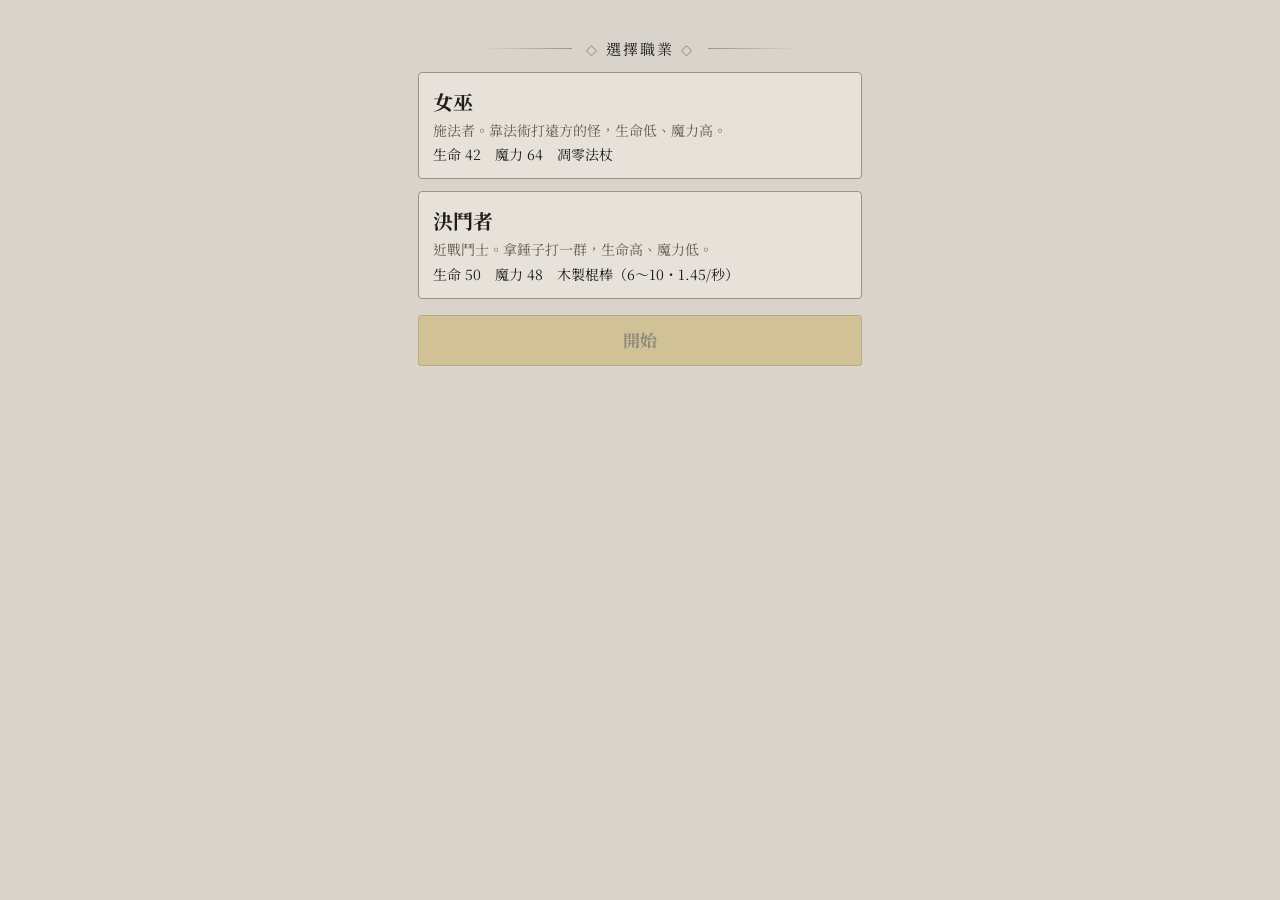
<file: index.html>
<!DOCTYPE html>
<html lang="zh-Hant">
<head>
<meta charset="utf-8">
<meta name="viewport" content="width=device-width, initial-scale=1, viewport-fit=cover">
<title>POEEE</title>
<link rel="preconnect" href="https://fonts.googleapis.com">
<link rel="preconnect" href="https://fonts.gstatic.com" crossorigin>
<link href="https://fonts.googleapis.com/css2?family=Noto+Serif+TC:wght@500;700;900&display=swap" rel="stylesheet">
<link rel="stylesheet" href="style.css">
<script src="src/errors.js"></script>
</head>
<body>
<div class="app select" id="selectScreen" hidden>
  <div class="title"><span>選擇職業</span></div>
  <div id="classList"></div>
  <button class="btn gold startBtn" id="startBtn" disabled>開始</button>
</div>

<div class="app game" id="game" hidden>
  <div class="top">
    <span class="name" id="heroName"></span>
    <span class="res num"><span>經驗:<b id="exp">0</b></span><span>金幣:<b id="gold">0</b></span><span>鑽石:<b id="diamond">0</b></span></span>
    <button class="rect" disabled>設置</button>
  </div>

  <!-- 戰場：2D 俯視，佔掉剩下的高度；點戰場＝下一群怪提早出現 -->
  <div class="arena" id="battle">
    <canvas id="arenaCanvas" aria-label="戰場"></canvas>
    <div class="heroTag" id="heroTag">
      <div class="nm m"><span id="heroTitle"></span> <small class="lvTag">Lv<span id="lv"></span></small></div>
      <div class="hpb"><i id="heroHp"></i><span id="heroHpText" class="num"></span></div>
      <div class="hpb mpb"><i id="heroMp"></i><span id="heroMpText" class="num"></span></div>
    </div>
    <div class="feed" id="feed"></div>
    <div class="deathScreen" id="deathScreen" hidden>
      <p class="dTitle">你倒下了</p>
      <p class="hint">沒有復活道具了。怪物有機率掉復活道具。</p>
      <button class="btn gold" id="reviveBtn">復活（免費）</button>
    </div>
    <div class="skillbar" id="skillbar"></div>
    <div class="ctrl">
      <div class="items num"><span>藥水 <b id="potions"></b></span><span>復活 <b id="revives"></b></span><span>場上 <b id="monCount">0</b></span></div>
      <button class="btn gold soon" id="atlasBtn" aria-disabled="true">輿圖</button>
    </div>
  </div>

  <!-- 一排 8 顆按鈕 -->
  <nav class="nav" id="nav">
    <button class="round" id="bagBtn">背包</button>
    <button class="round" id="treeBtn" disabled>天賦</button>
    <button class="round" id="autoBtn" disabled>自動</button>
    <button class="round" id="shopBtn" disabled>商店</button>
    <button class="round" id="charBtn">角色</button>
    <button class="round" id="equipBtn">裝備</button>
    <button class="round" id="logBtn" disabled>戰鬥</button>
    <button class="round" id="questBtn" disabled>任務</button>
  </nav>
</div>

<!-- 「背包」頁（src/bagPanel.js） -->
<div class="sheet" id="bagSheet" hidden>
  <div class="box">
    <h3>背包 <small class="hint">共 <span id="bagCount">0</span> 件</small></h3>
    <p class="hint">點一件看詞綴（灰色是底材內建、藍色是擲出來的）。穿上（#5）還沒做；重新整理會清空。</p>
    <div id="bagList"></div>
    <div class="acts"><button class="btn line" data-close>關閉</button></div>
  </div>
</div>

<!-- 「角色」頁 -->
<div class="sheet" id="charSheet" hidden>
  <div class="box">
    <h3>角色屬性</h3>
    <div class="stats num" id="stats"></div>
    <h3 class="sub">技能與輔助寶石</h3>
    <p class="hint">點插槽選輔助寶石。同一招不能插兩顆一樣（或同類別）的；不同技能可以各插一顆一樣的。</p>
    <div id="skillPanel"></div>
    <p class="hint" id="socketHint" role="status"></p>
    <div class="acts"><button class="btn line" data-close>關閉</button></div>
  </div>
</div>

<!-- 「裝備」頁 -->
<div class="sheet" id="equipSheet" hidden>
  <div class="box">
    <h3>裝備配置</h3>
    <div class="doll" id="doll"></div>
    <p class="hint">裝備是第 2 階段的事，現在 10 格都是空的。</p>
    <div class="acts"><button class="btn line" data-close>關閉</button></div>
  </div>
</div>

<!-- 「自動」頁面（src/autoPanel.js） -->
<div class="sheet" id="autoSheet" hidden>
  <div class="box">
    <h3>自動規則</h3>
    <label class="autoRow">生命低於 <input id="potPct" type="text" inputmode="numeric" maxlength="2" autocomplete="off"> % 自動喝藥水</label>
    <p class="hint" id="potHint"></p>
    <h3 class="sub">技能</h3>
    <p class="hint">打勾＝自動放；照列出的順序，前面的先放。魔力高於幾 % 才放（0＝魔力夠就放）。</p>
    <div id="skillRules"></div>
    <p class="hint" id="skillRuleHint" role="status"></p>
    <p class="hint">還沒有存檔功能，重新整理會回到預設值。</p>
    <div class="acts"><button class="btn line" id="autoClose">關閉</button></div>
  </div>
</div>

<!-- 資料先載入，程式再載入：調數值只改 data/。程式一個系統一個檔案，放 src/ -->
<script src="data/classes.js"></script>
<script src="data/character.js"></script>
<script src="data/items.js"></script>
<script src="data/loot.js"></script>
<script src="data/affixes.js"></script>
<script src="data/monsters.js"></script>
<script src="data/rules.js"></script>
<script src="data/skills.js"></script>
<script src="data/supports.js"></script>
<script src="data/skillPlay.js"></script>
<script src="data/supportPlay.js"></script>
<script src="src/stats.js"></script>
<script src="src/state.js"></script>
<script src="src/render.js"></script>
<script src="src/select.js"></script>
<script src="src/world.js"></script>
<script src="src/spawn.js"></script>
<script src="src/movement.js"></script>
<script src="src/combat.js"></script>
<script src="src/skills.js"></script>
<script src="src/effects.js"></script>
<script src="src/sockets.js"></script>
<script src="src/progress.js"></script>
<script src="src/revive.js"></script>
<script src="src/affixes.js"></script>
<script src="src/loot.js"></script>
<script src="src/bagPanel.js"></script>
<script src="src/testMode.js"></script>
<script src="src/tap.js"></script>
<script src="src/mana.js"></script>
<script src="src/autoRules.js"></script>
<script src="src/autoPanel.js"></script>
<script src="src/skillRulesPanel.js"></script>
<script src="src/sheets.js"></script>
<script src="src/socketPanel.js"></script>
<script src="src/arenaView.js"></script>
<script src="src/main.js"></script>
</body>
</html>
</file>
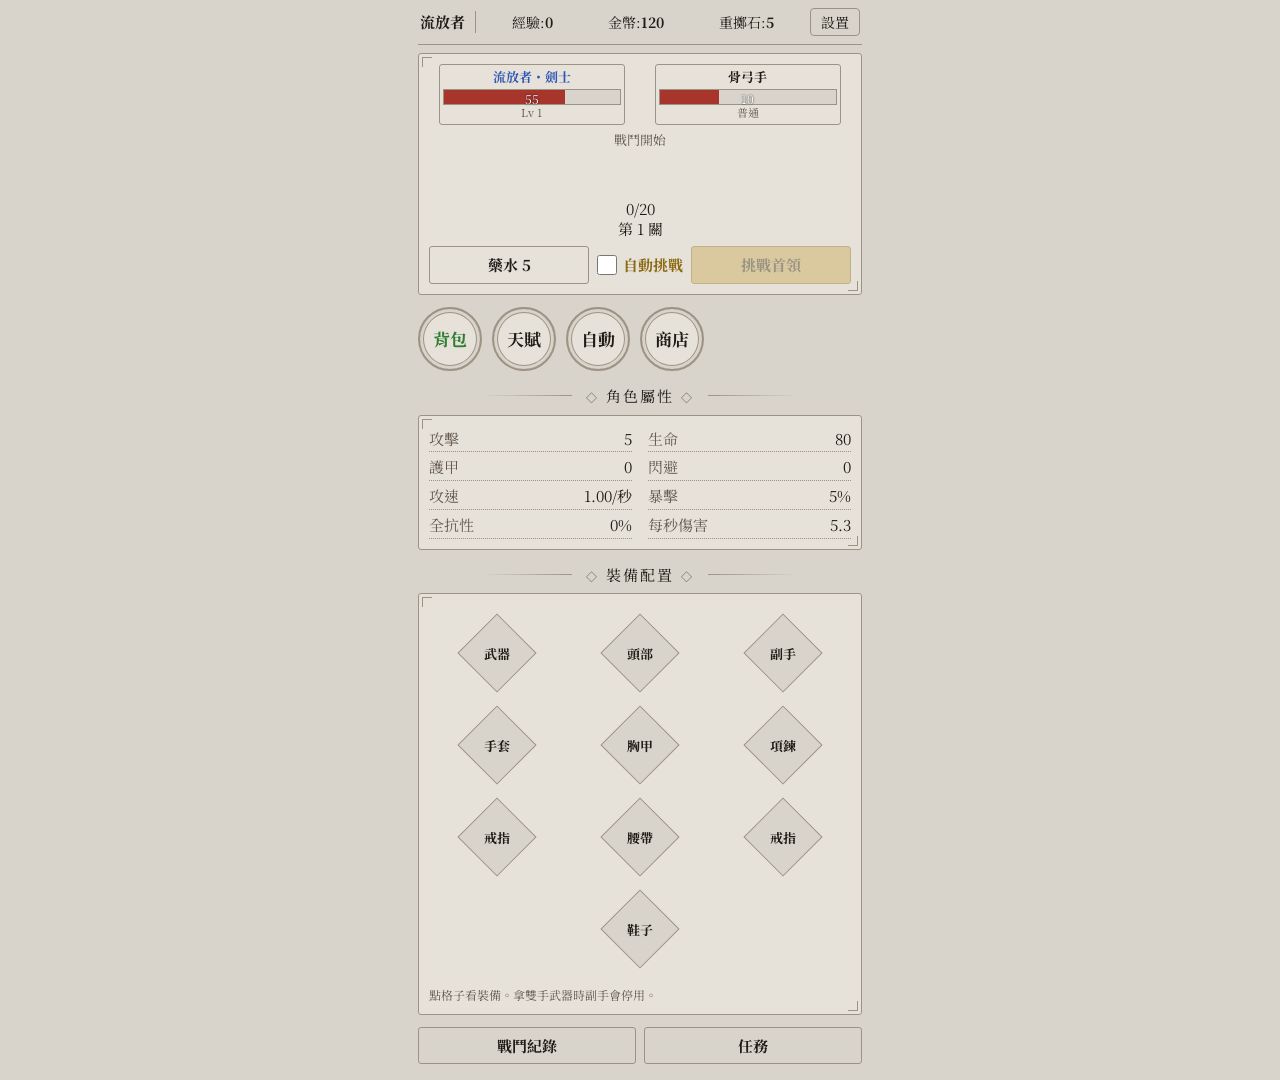
<file: ui_10051618.html>
<!DOCTYPE html>
<html lang="zh-Hant">
<head>
<meta charset="utf-8">
<meta name="viewport" content="width=device-width, initial-scale=1, viewport-fit=cover">
<title>放置 ARPG 介面樣板 10051618</title>
<link rel="preconnect" href="https://fonts.googleapis.com">
<link rel="preconnect" href="https://fonts.gstatic.com" crossorigin>
<link href="https://fonts.googleapis.com/css2?family=Noto+Serif+TC:wght@500;700;900&display=swap" rel="stylesheet">
<style>
:root{
  --bg:#D8D4CB; --panel:#E6E2DA; --line:#9C9384; --ink:#211C17; --soft:#645A4E;
  --btn:#CFC9BE; --btnInk:#211C17; --gold:#8C6A12; --goldBg:#C9A548;
  --life:#A8352C; --exp:#8C6A12;
  --n:#4F483F; --m:#2F55B5; --r:#8C6A00; --u:#A0501C; --ok:#2E7D32;
}
@media (prefers-color-scheme: dark){
  :root:not([data-theme="light"]){
    --bg:#16181B; --panel:#1F2226; --line:#55575B; --ink:#E7E3DA; --soft:#9A968D;
    --btn:#DCDAD5; --btnInk:#1A1A1A; --gold:#E2C26A; --goldBg:#B8963E;
    --life:#C23A30; --exp:#C9A04A;
    --n:#D9D5CC; --m:#8FA8F2; --r:#EBCB5C; --u:#E0925A; --ok:#5BD15F;
  }
}
:root[data-theme="dark"]{
  --bg:#16181B; --panel:#1F2226; --line:#55575B; --ink:#E7E3DA; --soft:#9A968D;
  --btn:#DCDAD5; --btnInk:#1A1A1A; --gold:#E2C26A; --goldBg:#B8963E;
  --life:#C23A30; --exp:#C9A04A;
  --n:#D9D5CC; --m:#8FA8F2; --r:#EBCB5C; --u:#E0925A; --ok:#5BD15F;
}
:root{box-sizing:border-box;padding-top:env(safe-area-inset-top,0px);padding-bottom:env(safe-area-inset-bottom,0px)}
html{scroll-padding-top:env(safe-area-inset-top,0px);height:100%}
*,*::before,*::after{box-sizing:inherit;margin:0;padding:0}
body{background:var(--bg);color:var(--ink);font-family:"Noto Serif TC","Songti TC","PMingLiU",serif;font-size:15px;line-height:1.45;height:100%}
button{font:inherit;color:inherit;cursor:pointer;background:none;border:0}
button:focus-visible,input:focus-visible{outline:2px solid var(--gold);outline-offset:2px}
.app{max-width:460px;margin:0 auto;padding:0 8px 16px}
.n{color:var(--n)} .m{color:var(--m)} .r{color:var(--r)} .u{color:var(--u)}
.num{font-variant-numeric:tabular-nums}

/* 頂部資源列 */
.top{display:grid;grid-template-columns:auto 1fr auto;align-items:center;border-bottom:1px solid var(--line);padding:8px 2px;position:sticky;top:env(safe-area-inset-top,0px);background:var(--bg);z-index:5;gap:8px}
.top .name{padding-right:10px;border-right:1px solid var(--line);font-weight:700}
.top .res{display:flex;justify-content:space-around;font-size:14px}
.rect{border:1px solid var(--line);border-radius:4px;padding:3px 10px;font-size:14px}

/* 面板 */
.panel{border:1px solid var(--line);border-radius:3px;margin-top:8px;padding:10px;position:relative;background:var(--panel)}
.panel::before,.panel::after{content:"";position:absolute;width:10px;height:10px;border:1px solid var(--line)}
.panel::before{top:3px;left:3px;border-right:0;border-bottom:0}
.panel::after{bottom:3px;right:3px;border-left:0;border-top:0}
.title{display:flex;align-items:center;gap:8px;justify-content:center;margin:14px 0 2px;font-size:15px;letter-spacing:.15em}
.title::before,.title::after{content:"";flex:0 1 90px;height:1px;background:linear-gradient(90deg,transparent,var(--line))}
.title::after{background:linear-gradient(270deg,transparent,var(--line))}
.title span::before,.title span::after{content:"◇";color:var(--soft);font-size:11px;margin:0 6px}

/* 戰鬥區 */
.units{display:flex;justify-content:space-around;gap:10px}
.unit{width:44%;border:1px solid var(--line);border-radius:3px;padding:3px;text-align:center;font-size:13px}
.unit .nm{font-weight:700}
.hpb{position:relative;height:16px;background:var(--bg);border:1px solid var(--line);margin-top:2px}
.hpb i{position:absolute;inset:0 auto 0 0;background:var(--life);transition:width .2s}
.hpb span{position:relative;font-size:12px;line-height:14px;color:#fff;text-shadow:0 0 2px #000}
.unit small{display:block;font-size:11px;color:var(--soft)}
.feed{height:62px;overflow:hidden;text-align:center;font-size:13px;margin:6px 0;color:var(--soft)}
.feed p{animation:in .4s}
@keyframes in{from{opacity:0;transform:translateY(6px)}}
@media (prefers-reduced-motion:reduce){.feed p{animation:none}}
.stagec{text-align:center;font-size:15px;line-height:1.3}
.ctrl{display:grid;grid-template-columns:1fr auto 1fr;gap:8px;align-items:center;margin-top:8px}
.btn{background:var(--btn);color:var(--btnInk);border-radius:3px;padding:7px 10px;font-weight:700;text-align:center}
.btn.gold{background:var(--goldBg);color:#2a1e05;border:1px solid var(--gold)}
.btn.line{background:transparent;color:var(--ink);border:1px solid var(--line)}
.btn:disabled{opacity:.4;cursor:default}
.check{display:flex;align-items:center;gap:6px;color:var(--gold);font-weight:700;white-space:nowrap}
.check input{width:20px;height:20px;accent-color:var(--gold)}

/* 圓形選單 */
.rounds{display:flex;gap:10px;margin-top:12px;flex-wrap:wrap}
.round{width:64px;height:64px;border-radius:50%;border:2px solid var(--line);box-shadow:inset 0 0 0 3px var(--bg),inset 0 0 0 4px var(--line);font-size:17px;font-weight:700;background:var(--panel)}
.round.hot{color:var(--ok)}

/* 屬性 */
.stats{display:grid;grid-template-columns:1fr 1fr;gap:2px 16px;font-size:15px}
.stats div{display:flex;justify-content:space-between;border-bottom:1px dotted var(--line);padding:2px 0}
.stats span:first-child{color:var(--soft)}

/* 裝備紙娃娃 */
.doll{display:grid;grid-template-columns:repeat(3,1fr);gap:14px 6px;padding:10px 0}
.slot{display:grid;place-items:center;height:78px;position:relative}
.slot::before{content:"";position:absolute;width:56px;height:56px;border:1px solid var(--line);transform:rotate(45deg);background:var(--bg)}
.slot.has::before{border-width:2px}
.slot.has.m::before{border-color:var(--m)} .slot.has.r::before{border-color:var(--r)} .slot.has.n::before{border-color:var(--n)}
.slot.off{opacity:.35}
.slot b{position:relative;font-size:13px;line-height:1.2;text-align:center;max-width:84px}
.slot b small{display:block;font-size:10px;color:var(--soft);font-weight:500}

/* 底部列 */
.bottom{display:flex;gap:8px;margin-top:12px}
.bottom .btn{flex:1}

/* 彈出層 */
.sheet{position:fixed;inset:0;background:rgba(0,0,0,.55);display:flex;align-items:flex-end;justify-content:center;z-index:20}
.sheet[hidden]{display:none}
.box{background:var(--panel);border:1px solid var(--line);border-bottom:0;width:100%;max-width:460px;max-height:85%;overflow:auto;padding:14px 14px calc(14px + env(safe-area-inset-bottom,0px));border-radius:8px 8px 0 0}
.box h3{font-size:18px}
.affix{display:flex;justify-content:space-between;gap:8px;padding:6px 0;border-top:1px solid var(--line);font-size:14px}
.affix span:last-child{color:var(--soft);font-size:12px;white-space:nowrap}
.acts{display:flex;gap:8px;flex-wrap:wrap;margin-top:12px}
.list button{display:flex;justify-content:space-between;width:100%;padding:9px 4px;border-bottom:1px solid var(--line);text-align:left;font-size:14px}
.hint{font-size:12px;color:var(--soft);margin-top:8px}

/* 天賦樹（全螢幕） */
.treePage{position:fixed;inset:0;background:var(--bg);z-index:30;display:flex;flex-direction:column;padding-top:env(safe-area-inset-top,0px);padding-bottom:env(safe-area-inset-bottom,0px)}
.treePage[hidden]{display:none}
.treeHead{display:flex;justify-content:space-between;align-items:center;padding:8px 10px;border-bottom:1px solid var(--line)}
.canvas{flex:1;position:relative;overflow:hidden;touch-action:none;background:radial-gradient(circle at 50% 50%,var(--panel),var(--bg) 70%)}
.canvas svg{width:100%;height:100%;display:block}
.zoom{position:absolute;right:10px;bottom:10px;display:flex;flex-direction:column;gap:6px}
.zoom button{width:40px;height:40px;border:1px solid var(--line);background:var(--panel);border-radius:4px;font-size:18px}
.treeInfo{border-top:1px solid var(--line);padding:10px;min-height:96px;font-size:14px}
.treeInfo h4{font-size:16px}
</style>
</head>
<body>
<div class="app">
  <div class="top">
    <span class="name">流放者</span>
    <span class="res num"><span>經驗:<b id="exp">0</b></span><span>金幣:<b id="gold">0</b></span><span>重擲石:<b id="orb">5</b></span></span>
    <button class="rect" data-open="setSheet">設置</button>
  </div>

  <div class="panel">
    <div class="units">
      <div class="unit"><div class="nm m">流放者・劍士</div><div class="hpb"><i id="hhp"></i><span id="hhpt" class="num"></span></div><small>Lv <span id="lv">1</span></small></div>
      <div class="unit"><div class="nm" id="mname">腐屍</div><div class="hpb"><i id="mhp"></i><span id="mhpt" class="num"></span></div><small id="mtag">普通</small></div>
    </div>
    <div class="feed" id="feed"></div>
    <div class="stagec num"><span id="kills">0</span>/20<br>第 <span id="stage">1</span> 關</div>
    <div class="ctrl">
      <button class="btn line" id="potBtn">藥水 <span id="pot" class="num">5</span></button>
      <label class="check"><input type="checkbox" id="autoBoss"> 自動挑戰</label>
      <button class="btn gold" id="bossBtn">挑戰首領</button>
    </div>
  </div>

  <div class="rounds">
    <button class="round hot" data-open="bagSheet">背包</button>
    <button class="round" id="treeBtn">天賦</button>
    <button class="round" data-open="autoSheet">自動</button>
    <button class="round" data-open="shopSheet">商店</button>
  </div>

  <div class="title"><span>角色屬性</span></div>
  <div class="panel"><div class="stats num" id="stats"></div></div>

  <div class="title"><span>裝備配置</span></div>
  <div class="panel"><div class="doll" id="doll"></div>
    <p class="hint">點格子看裝備。拿雙手武器時副手會停用。</p></div>

  <div class="bottom">
    <button class="btn line" data-open="logSheet">戰鬥紀錄</button>
    <button class="btn line" data-open="questSheet">任務</button>
  </div>
</div>

<!-- 彈出層 -->
<div class="sheet" id="itemSheet" hidden><div class="box" id="itemBox"></div></div>
<div class="sheet" id="bagSheet" hidden><div class="box"><h3>背包</h3><div class="list" id="bagList"></div><div class="acts"><button class="btn line" data-close>關閉</button></div></div></div>
<div class="sheet" id="autoSheet" hidden><div class="box"><h3>自動規則</h3>
  <div class="affix"><span>生命低於 <b id="potv">40%</b> 喝藥水</span></div>
  <input type="range" id="potr" min="10" max="80" step="5" value="40" style="width:100%;accent-color:var(--life)">
  <div class="affix"><label><input type="checkbox" id="sellN" checked> 自動賣掉普通裝備</label></div>
  <div class="affix"><label><input type="checkbox" id="sellM"> 自動賣掉魔法裝備</label></div>
  <div class="affix"><label><input type="checkbox" id="buyP" checked> 藥水用完自動補（10 金幣一瓶）</label></div>
  <div class="acts"><button class="btn line" data-close>關閉</button></div></div></div>
<div class="sheet" id="shopSheet" hidden><div class="box"><h3>商店</h3>
  <div class="list"><button id="buyOrb"><span>重擲石 ×1</span><span>50 金幣</span></button><button id="buyPot"><span>藥水 ×5</span><span>40 金幣</span></button></div>
  <div class="acts"><button class="btn line" data-close>關閉</button></div></div></div>
<div class="sheet" id="logSheet" hidden><div class="box"><h3>戰鬥紀錄</h3><div class="list" id="logList"></div><div class="acts"><button class="btn line" data-close>關閉</button></div></div></div>
<div class="sheet" id="questSheet" hidden><div class="box"><h3>任務</h3><p class="hint">樣板先留位置：之後放「通關第 5 關」「學 10 個天賦」這類有獎勵的任務。</p><div class="acts"><button class="btn line" data-close>關閉</button></div></div></div>
<div class="sheet" id="setSheet" hidden><div class="box"><h3>設置</h3><p class="hint">之後放：存檔匯出／匯入、音效、清除資料。</p><div class="acts"><button class="btn line" data-close>關閉</button></div></div></div>

<!-- 天賦樹 -->
<div class="treePage" id="treePage" hidden>
  <div class="treeHead"><b>天賦樹　剩 <span id="pts" class="num">0</span> 點</b><span><button class="rect" id="resetTree">全部退回</button> <button class="rect" id="treeClose">返回</button></span></div>
  <div class="canvas" id="canvas">
    <svg id="svg"><g id="world"></g></svg>
    <div class="zoom"><button id="zin" aria-label="放大">＋</button><button id="zout" aria-label="縮小">－</button><button id="zfit" aria-label="回到中心">◎</button></div>
  </div>
  <div class="treeInfo" id="treeInfo">一指拖曳平移，兩指縮放。點天賦看說明，再按「學習」或「退回」。</div>
</div>

<script>
const $=id=>document.getElementById(id);
const rnd=(a,b)=>a+Math.floor(Math.random()*(b-a+1));
const pick=a=>a[Math.floor(Math.random()*a.length)];

/* ───── 裝備資料 ───── */
const SLOTS=[ // 紙娃娃排列
 ["weapon","武器"],["helm","頭部"],["offhand","副手"],
 ["gloves","手套"],["body","胸甲"],["amulet","項鍊"],
 ["ring1","戒指"],["belt","腰帶"],["ring2","戒指"],
 [null,""],["boots","鞋子"],[null,""]];
const SLOTNAME={...Object.fromEntries(SLOTS.filter(s=>s[0])),ring:"戒指"};
const fits=(it,k)=>k===it.slot||(it.slot==="ring"&&(k==="ring1"||k==="ring2"));
const eqKey=it=>Object.keys(S.equip).find(k=>S.equip[k]===it);
const BASES=[
 {slot:"weapon",name:"鏽蝕長劍",hand:1,imp:{dmg:4}},{slot:"weapon",name:"伐木巨斧",hand:2,imp:{dmg:9}},
 {slot:"offhand",name:"木製圓盾",kind:"防具",imp:{armor:12}},{slot:"offhand",name:"彎刃短刀",kind:"武器",imp:{dmg:2}},
 {slot:"helm",name:"鐵皮頭盔",imp:{armor:8}},{slot:"body",name:"縫補鎖甲",imp:{armor:18}},
 {slot:"gloves",name:"皮革手套",imp:{eva:6}},{slot:"boots",name:"布綁腿靴",imp:{eva:8}},
 {slot:"amulet",name:"骨片項鍊",imp:{}},{slot:"ring",name:"黃銅戒指",imp:{}},{slot:"belt",name:"粗皮腰帶",imp:{life:10}}];
const AFFIX=[
 {id:"dmg",kind:"前綴",text:"+{v} 攻擊傷害",slots:["weapon","offhand","gloves","ring","amulet"],tiers:[[1,1,2,4],[2,6,5,8],[3,12,9,14]]},
 {id:"life",kind:"前綴",text:"+{v} 最大生命",slots:["helm","body","gloves","boots","belt","ring","amulet","offhand"],tiers:[[1,1,8,15],[2,6,16,28],[3,12,29,45]]},
 {id:"armor",kind:"前綴",text:"+{v} 護甲",slots:["helm","body","gloves","boots","offhand","belt"],tiers:[[1,1,6,12],[2,6,13,24],[3,12,25,40]]},
 {id:"spd",kind:"後綴",text:"+{v}% 攻擊速度",slots:["weapon","gloves","ring"],tiers:[[1,1,3,6],[2,7,7,11],[3,14,12,16]]},
 {id:"crit",kind:"後綴",text:"+{v}% 暴擊率",slots:["weapon","amulet","ring","helm"],tiers:[[1,1,2,4],[2,8,5,8]]},
 {id:"res",kind:"後綴",text:"+{v}% 全抗性",slots:["helm","body","boots","belt","ring","amulet","offhand"],tiers:[[1,1,4,8],[2,8,9,15]]},
 {id:"eva",kind:"後綴",text:"+{v} 閃避",slots:["boots","gloves","body","helm"],tiers:[[1,1,5,10],[2,7,11,20]]}
];
const RAR={n:"普通",m:"魔法",r:"稀有"};

function rollAffixes(it){
  const n=it.rar==="n"?0:it.rar==="m"?rnd(1,2):rnd(3,4);
  const pool=AFFIX.filter(a=>a.slots.includes(it.slot)); it.affixes=[];
  for(let i=0;i<n&&pool.length;i++){
    const a=pool.splice(Math.floor(Math.random()*pool.length),1)[0];
    const t=pick(a.tiers.filter(t=>t[1]<=it.ilvl));
    it.affixes.push({id:a.id,kind:a.kind,text:a.text,tier:t[0],v:rnd(t[2],t[3])});
  }
}
function makeItem(ilvl){
  const b=pick(BASES); const x=Math.random(); const rar=x<.55?"n":x<.88?"m":"r";
  const it={uid:Math.random().toString(36).slice(2),...b,imp:{...b.imp},ilvl,rar}; rollAffixes(it); return it;
}

/* ───── 星狀天賦樹（程式產生） ───── */
const ARMS=[
 {name:"力量",area:"物理傷害",color:"#C0503A",stat:"dmg",val:2,unit:"攻擊傷害",note:["蠻力","+15% 攻擊傷害","dmgPct",15],key:["巨人之力","攻擊傷害 +40%，攻擊速度 -15%"]},
 {name:"生命",area:"生命恢復",color:"#4E9A52",stat:"life",val:10,unit:"最大生命",note:["堅韌","+12% 最大生命","lifePct",12],key:["不動如山","生命 +30%，無法閃避"]},
 {name:"敏捷",area:"攻擊速度",color:"#3C8FA8",stat:"spd",val:3,unit:"% 攻擊速度",note:["迅捷","+8% 攻擊速度","spd",8],key:["殘影","攻擊速度 +25%，生命 -15%"]},
 {name:"精準",area:"暴擊",color:"#B08A2E",stat:"crit",val:2,unit:"% 暴擊率",note:["致命","+6% 暴擊率","crit",6],key:["處決","暴擊傷害 3 倍，無暴擊時傷害 -20%"]},
 {name:"守護",area:"護甲格擋",color:"#7A7A86",stat:"armor",val:10,unit:"護甲",note:["鐵壁","+20% 護甲","armorPct",20],key:["荊棘","受到攻擊時反彈 30% 傷害"]},
 {name:"元素",area:"元素抗性",color:"#7A5AB8",stat:"res",val:4,unit:"% 全抗性",note:["淨化","+10% 全抗性","res",10],key:["元素親和","全抗性上限 +10%"]}
];
const NODES=[{id:0,x:0,y:0,type:"start",name:"起點",desc:"所有路線從這裡開始",stat:{}}]; const LINKS=[];
ARMS.forEach((a,k)=>{
  const ang=(k*60-90)*Math.PI/180, ux=Math.cos(ang), uy=Math.sin(ang), px=-uy, py=ux;
  const add=(r,off,type,name,desc,stat)=>{const id=NODES.length;NODES.push({id,x:ux*r+px*off,y:uy*r+py*off,type,name,desc,stat,arm:k});return id;};
  const s={[a.stat]:a.val};
  const n1=add(70,0,"small",a.name,`+${a.val} ${a.unit}`,s), n2=add(130,0,"small",a.name,`+${a.val} ${a.unit}`,s);
  const side=add(165,46,"small",a.name,`+${a.val} ${a.unit}`,s);
  const n3=add(195,0,"small",a.name,`+${a.val} ${a.unit}`,s);
  const nt=add(265,0,"notable",a.note[0],a.note[1],{[a.note[2]]:a.note[3]});
  const ks=add(345,0,"keystone",a.key[0],a.key[1],{key:a.key[0]});
  LINKS.push([0,n1],[n1,n2],[n2,n3],[n2,side],[n3,nt],[nt,ks]);
  a.ring=n2;
});
ARMS.forEach((a,k)=>{ // 環狀連結：相鄰兩條路線中間加一個點
  const b=ARMS[(k+1)%6]; const A=NODES[a.ring],B=NODES[b.ring];
  const id=NODES.length; NODES.push({id,x:(A.x+B.x)/2*1.15,y:(A.y+B.y)/2*1.15,type:"small",name:"連接",desc:"+5 最大生命",stat:{life:5}});
  LINKS.push([a.ring,id],[id,b.ring]);
});

/* ───── 狀態 ───── */
const S={lv:1,exp:0,gold:120,orb:5,pot:5,hp:80,stage:1,kills:0,bossFight:false,
  equip:Object.fromEntries(SLOTS.filter(s=>s[0]).map(s=>[s[0],null])),bag:[],tree:new Set([0]),bonusPts:10,mon:null,log:[]};

function calc(){
  let st={dmg:5,life:80,armor:0,eva:0,spd:0,crit:5,res:0,dmgPct:0,lifePct:0,armorPct:0};
  for(const it of Object.values(S.equip)){ if(!it)continue;
    for(const[k,v]of Object.entries(it.imp))st[k]+=v; for(const a of it.affixes)st[a.id]+=a.v; }
  for(const id of S.tree){ for(const[k,v]of Object.entries(NODES[id].stat)) if(k!=="key")st[k]=(st[k]||0)+v; }
  st.life=Math.round(st.life*(1+st.lifePct/100)); st.dmg=Math.round(st.dmg*(1+st.dmgPct/100)); st.armor=Math.round(st.armor*(1+st.armorPct/100));
  st.interval=Math.round(1000/(1+st.spd/100)); st.dps=(st.dmg*(1+st.crit/100)*1000/st.interval);
  return st;
}
function newMon(boss){
  const s=S.stage, names=["腐屍","灰燼獵犬","骨弓手","沼澤蟲","荒原劫匪"];
  const hp=boss?(60+s*40):(20+s*10);
  S.mon={name:boss?"墓穴守衛":pick(names),max:hp,hp,atk:(boss?5:2)+Math.floor(s*1.7),boss,ilvl:Math.min(16,s+1)};
}
function feed(t,cls=""){
  const p=document.createElement("p"); p.className=cls; p.textContent=t; const f=$("feed"); f.prepend(p); while(f.children.length>3)f.lastChild.remove();
  S.log.unshift({t,cls}); S.log=S.log.slice(0,40);
}
let lastHit=0;
function tick(){
  const st=calc(), now=Date.now();
  if(now-lastHit>=st.interval){ lastHit=now; const c=Math.random()*100<st.crit; S.mon.hp-=c?st.dmg*2:st.dmg; if(S.mon.hp<=0)kill(); }
  if(Math.random()<.5){ const raw=S.mon.atk*.5; S.hp-=raw*100/(100+st.armor); }
  S.hp=Math.min(st.life,S.hp+.15);
  if(S.hp/st.life*100<+$("potr").value){
    if(S.pot>0){S.pot--;S.hp=Math.min(st.life,S.hp+st.life*.5);}
    else if($("buyP").checked&&S.gold>=10){S.gold-=10;S.pot++;} }
  if(S.hp<=0){ S.hp=st.life; if(S.mon.boss){feed("挑戰失敗，回到本關","r");S.kills=0;} newMon(false); }
  render();
}
function kill(){
  const m=S.mon; S.gold+=rnd(2,5)*S.stage*(m.boss?5:1); S.exp+=(6+S.stage*3)*(m.boss?5:1);
  feed(`獲得 金幣、經驗`);
  if(m.boss){ S.stage++; S.kills=0; feed(`通過第 ${S.stage-1} 關`,"r"); }
  else S.kills=Math.min(20,S.kills+1);
  if(Math.random()<(m.boss?1:.06)){S.orb++;feed("獲得 重擲石 ×1","m");}
  if(Math.random()<(m.boss?1:.3)){ const it=makeItem(m.ilvl); if(m.boss&&it.rar==="n")it.rar="m",rollAffixes(it);
    if((it.rar==="n"&&$("sellN").checked)||(it.rar==="m"&&$("sellM").checked)){S.gold+=it.rar==="n"?3:8;}
    else{S.bag.unshift(it);S.bag=S.bag.slice(0,30);feed(`獲得 ${RAR[it.rar]}・${it.name}`,it.rar);} }
  const need=40+S.lv*30; if(S.exp>=need){S.exp-=need;S.lv++;feed(`升到 Lv ${S.lv}，天賦點 +1`,"r");}
  newMon(S.kills>=20&&$("autoBoss").checked);
}
function points(){return S.lv-1+S.bonusPts-(S.tree.size-1);}

/* ───── 畫面 ───── */
function render(){
  const st=calc();
  $("exp").textContent=S.exp; $("gold").textContent=S.gold; $("orb").textContent=S.orb; $("pot").textContent=S.pot; $("lv").textContent=S.lv;
  $("hhp").style.width=Math.max(0,S.hp/st.life*100)+"%"; $("hhpt").textContent=Math.max(0,Math.round(S.hp));
  $("mname").textContent=S.mon.name; $("mname").className="nm "+(S.mon.boss?"u":"");
  $("mtag").textContent=S.mon.boss?"首領":"普通";
  $("mhp").style.width=Math.max(0,S.mon.hp/S.mon.max*100)+"%"; $("mhpt").textContent=Math.max(0,Math.round(S.mon.hp));
  $("kills").textContent=S.kills; $("stage").textContent=S.stage;
  $("bossBtn").disabled=S.kills<20||S.mon.boss;
  $("stats").innerHTML=[["攻擊",st.dmg],["生命",st.life],["護甲",st.armor],["閃避",st.eva],["攻速",(1000/st.interval).toFixed(2)+"/秒"],["暴擊",st.crit+"%"],["全抗性",st.res+"%"],["每秒傷害",st.dps.toFixed(1)]]
    .map(([a,b])=>`<div><span>${a}</span><span>${b}</span></div>`).join("");
  $("pts").textContent=points();
}
function renderDoll(){
  const twoH=S.equip.weapon&&S.equip.weapon.hand===2;
  $("doll").innerHTML=SLOTS.map(([k,nm])=>{ if(!k)return '<div></div>'; const it=S.equip[k]; const off=k==="offhand"&&twoH;
    return `<button class="slot ${it?"has "+it.rar:""} ${off?"off":""}" data-slot="${k}" ${off?"disabled":""}>
      <b class="${it?it.rar:""}">${it?it.name:nm}${it?`<small>${nm}</small>`:off?"<small>雙手武器</small>":""}</b></button>`}).join("");
}
function itemHTML(it){
  const imp=Object.entries(it.imp).map(([k,v])=>({dmg:"攻擊傷害",armor:"護甲",eva:"閃避",life:"最大生命"}[k]+" +"+v)).join("、");
  const sub=it.slot==="weapon"?(it.hand===2?"雙手":"單手"):it.slot==="offhand"?it.kind:"";
  return `<h3 class="${it.rar}">${it.name}</h3>
   <p class="hint" style="margin-top:2px">${RAR[it.rar]}・${SLOTNAME[it.slot]}${sub?"（"+sub+"）":""}　物品等級 ${it.ilvl}${imp?"<br>固定："+imp:""}</p>
   ${it.affixes.map(a=>`<div class="affix"><span>${a.text.replace("{v}",a.v)}</span><span>${a.kind} 第 ${a.tier} 階</span></div>`).join("")||'<div class="affix"><span class="hint">沒有詞綴</span></div>'}`;
}
let cur=null;
function openItem(it,fromSlot){
  cur=it; const ek=eqKey(it), equipped=!!ek;
  const target=fromSlot&&fits(it,fromSlot)?fromSlot:it.slot==="ring"?(S.equip.ring1?(S.equip.ring2?"ring1":"ring2"):"ring1"):it.slot;
  $("itemBox").innerHTML=itemHTML(it)+`<div class="acts">
    ${equipped?`<button class="btn line" id="aUn">卸下</button>`:`<button class="btn" id="aEq">裝備</button>`}
    <button class="btn line" id="aRoll" ${S.orb<1||it.rar==="n"?"disabled":""}>重擲詞綴（重擲石 ${S.orb}）</button>
    ${equipped?"":`<button class="btn line" id="aSell">賣掉</button>`}
    ${fromSlot?`<button class="btn line" id="aSwap">從背包換一件</button>`:""}
    <button class="btn line" data-close>關閉</button></div>`;
  show("itemSheet");
  $("aEq")&&($("aEq").onclick=()=>{ if(it.slot==="offhand"&&S.equip.weapon&&S.equip.weapon.hand===2){alert("拿雙手武器時不能裝副手");return;}
    const old=S.equip[target]; S.equip[target]=it; S.bag=S.bag.filter(x=>x!==it); if(old)S.bag.unshift(old);
    if(it.hand===2&&S.equip.offhand){S.bag.unshift(S.equip.offhand);S.equip.offhand=null;}
    hide("itemSheet"); renderDoll(); render(); });
  $("aUn")&&($("aUn").onclick=()=>{S.equip[ek]=null;S.bag.unshift(it);hide("itemSheet");renderDoll();render();});
  $("aRoll").onclick=()=>{S.orb--;rollAffixes(it);openItem(it,fromSlot);render();renderDoll();};
  $("aSell")&&($("aSell").onclick=()=>{S.bag=S.bag.filter(x=>x!==it);S.gold+=it.rar==="r"?20:it.rar==="m"?8:3;hide("itemSheet");render();});
  $("aSwap")&&($("aSwap").onclick=()=>{hide("itemSheet");openBag(ek);});
}
let bagSlot=null;
function openBag(slot){
  bagSlot=slot||null; const list=slot?S.bag.filter(i=>fits(i,slot)):S.bag;
  $("bagList").innerHTML=list.length?list.map(i=>`<button data-uid="${i.uid}"><span class="${i.rar}">${i.name}</span><span class="hint" style="margin:0">${SLOTNAME[i.slot]}・${i.affixes.length} 詞綴</span></button>`).join("")
    :`<p class="hint">${slot?SLOTNAME[slot]+"沒有可換的裝備，繼續打怪吧。":"背包是空的。"}</p>`;
  show("bagSheet");
}
document.addEventListener("click",e=>{
  const s=e.target.closest("[data-slot]"); if(s){const k=s.dataset.slot; S.equip[k]?openItem(S.equip[k],k):openBag(k);}
  const u=e.target.closest("[data-uid]"); if(u){hide("bagSheet");openItem(S.bag.find(i=>i.uid===u.dataset.uid),bagSlot);}
  const o=e.target.closest("[data-open]"); if(o){const id=o.dataset.open; if(id==="bagSheet")openBag(); else if(id==="logSheet"){$("logList").innerHTML=S.log.map(l=>`<button><span class="${l.cls}">${l.t}</span></button>`).join("");show(id);} else show(id);}
  if(e.target.closest("[data-close]"))e.target.closest(".sheet").hidden=true;
  if(e.target.classList.contains("sheet"))e.target.hidden=true;
});
const show=id=>$(id).hidden=false, hide=id=>$(id).hidden=true;
$("potr").oninput=e=>$("potv").textContent=e.target.value+"%";
$("potBtn").onclick=()=>{const st=calc(); if(S.pot>0){S.pot--;S.hp=Math.min(st.life,S.hp+st.life*.5);render();}};
$("bossBtn").onclick=()=>{newMon(true);feed("挑戰首領！","u");render();};
$("buyOrb").onclick=()=>{if(S.gold>=50){S.gold-=50;S.orb++;render();}};
$("buyPot").onclick=()=>{if(S.gold>=40){S.gold-=40;S.pot+=5;render();}};

/* ───── 天賦樹：平移、縮放、點選 ───── */
const V={x:0,y:0,k:1};
const svg=$("svg"), world=$("world");
function size(){const r=svg.getBoundingClientRect();return{w:r.width,h:r.height};}
function applyV(){const{w,h}=size(); world.setAttribute("transform",`translate(${w/2+V.x},${h/2+V.y}) scale(${V.k})`);}
function canLearn(id){return !S.tree.has(id)&&LINKS.some(([a,b])=>(a===id&&S.tree.has(b))||(b===id&&S.tree.has(a)));}
function drawTree(){
  const R={start:16,small:9,notable:15,keystone:21};
  let h=ARMS.map((a,k)=>{ // 扇形底色＋方向標示
    const c=(k*60-90)*Math.PI/180, a0=c-Math.PI/6, a1=c+Math.PI/6, r=470;
    const sec=`<path d="M0 0 L${r*Math.cos(a0)} ${r*Math.sin(a0)} A${r} ${r} 0 0 1 ${r*Math.cos(a1)} ${r*Math.sin(a1)} Z" fill="${a.color}" opacity=".10"/>`;
    const lx=430*Math.cos(c), ly=430*Math.sin(c);
    return sec+`<text x="${lx}" y="${ly}" text-anchor="middle" dominant-baseline="middle" font-size="30" font-weight="900" fill="${a.color}" opacity=".55" letter-spacing="4">${a.area}</text>`;
  }).join("");
  h+=LINKS.map(([a,b])=>{const A=NODES[a],B=NODES[b],on=S.tree.has(a)&&S.tree.has(b);
    return `<line x1="${A.x}" y1="${A.y}" x2="${B.x}" y2="${B.y}" stroke="${on?"var(--gold)":"var(--line)"}" stroke-width="${on?3:1.5}"/>`}).join("");
  h+=NODES.map(n=>{const on=S.tree.has(n.id),can=canLearn(n.id);
    const shape=n.type==="keystone"?`<rect x="${-R.keystone}" y="${-R.keystone}" width="${R.keystone*2}" height="${R.keystone*2}" transform="rotate(45)"`:`<circle r="${R[n.type]}"`;
    return `<g transform="translate(${n.x},${n.y})" data-node="${n.id}" style="cursor:pointer">${selNode===n.id?`<circle r="${R[n.type]+8}" fill="none" stroke="var(--ink)" stroke-width="1.5"/>`:""}
      ${shape} fill="${on?"var(--goldBg)":"var(--panel)"}" stroke="${on||can?"var(--gold)":"var(--line)"}" stroke-width="${n.type==="small"?1.5:2.5}" ${can?'stroke-dasharray="3 2"':""}/>
      ${n.type!=="small"?`<text y="${R[n.type]+14}" text-anchor="middle" font-size="12" fill="var(--ink)">${n.name}</text>`:""}</g>`}).join("");
  world.innerHTML=h; applyV();
}
function canRefund(id){ // 退回後，其他已學的天賦還要連得回起點
  if(id===0||!S.tree.has(id))return false;
  const keep=new Set([...S.tree].filter(x=>x!==id)), seen=new Set([0]), q=[0];
  while(q.length){const c=q.pop(); for(const[a,b]of LINKS){const o=a===c?b:b===c?a:null; if(o!==null&&keep.has(o)&&!seen.has(o)){seen.add(o);q.push(o);}}}
  return seen.size===keep.size;
}
let selNode=null;
function tapNode(id,msg=""){
  selNode=id; const n=NODES[id], info=$("treeInfo"), tag={start:"",small:"小天賦",notable:"大天賦",keystone:"核心天賦"}[n.type];
  let act="";
  if(id===0)msg=msg||"起點不能退回";
  else if(S.tree.has(id)) act=canRefund(id)?`<button class="btn line" id="tRefund">退回這個天賦（+1 點）</button>`:`<p class="hint">要先退回外側的天賦，才能退這個</p>`;
  else if(!canLearn(id)) act=`<p class="hint">要先學相鄰的天賦</p>`;
  else act=points()<1?`<p class="hint">天賦點不夠，升級後再來</p>`:`<button class="btn" id="tLearn">學習（剩 ${points()} 點）</button>`;
  info.innerHTML=`<h4>${n.name}　<span class="hint">${tag}${S.tree.has(id)&&id?"・已學":""}</span></h4>${n.desc}<div class="acts" style="margin-top:8px">${act}</div>${msg?`<p class="hint">${msg}</p>`:""}`;
  $("tLearn")&&($("tLearn").onclick=()=>{S.tree.add(id);drawTree();render();tapNode(id,"學會了");});
  $("tRefund")&&($("tRefund").onclick=()=>{S.tree.delete(id);drawTree();render();tapNode(id,"已退回");});
  drawTree();
}
$("resetTree").onclick=()=>{S.tree=new Set([0]);drawTree();render();$("treeInfo").textContent="全部退回了。";};
const P=new Map(); let start=null, moved=false;
svg.addEventListener("pointerdown",e=>{svg.setPointerCapture(e.pointerId);P.set(e.pointerId,{x:e.clientX,y:e.clientY});
  moved=false; start={V:{...V},pts:[...P.values()].map(p=>({...p})),node:e.target.closest("[data-node]")};});
svg.addEventListener("pointermove",e=>{ if(!P.has(e.pointerId))return; P.set(e.pointerId,{x:e.clientX,y:e.clientY});
  const pts=[...P.values()];
  if(pts.length===1&&start.pts.length===1){const dx=pts[0].x-start.pts[0].x,dy=pts[0].y-start.pts[0].y;
    if(Math.hypot(dx,dy)>5)moved=true; if(moved){V.x=start.V.x+dx;V.y=start.V.y+dy;applyV();}}
  else if(pts.length===2){ if(start.pts.length!==2){start={V:{...V},pts:pts.map(p=>({...p}))};}
    moved=true; const d0=Math.hypot(start.pts[0].x-start.pts[1].x,start.pts[0].y-start.pts[1].y), d1=Math.hypot(pts[0].x-pts[1].x,pts[0].y-pts[1].y);
    zoomAt(start.V,d1/d0,(pts[0].x+pts[1].x)/2,(pts[0].y+pts[1].y)/2,(start.pts[0].x+start.pts[1].x)/2,(start.pts[0].y+start.pts[1].y)/2);}
});
function zoomAt(v0,f,cx,cy,sx,sy){ // 以手指中心縮放
  const r=svg.getBoundingClientRect(), k=Math.min(3,Math.max(.4,v0.k*f)), real=k/v0.k;
  const ox=sx-r.left-r.width/2, oy=sy-r.top-r.height/2;
  V.k=k; V.x=(cx-r.left-r.width/2)-(ox-v0.x)*real; V.y=(cy-r.top-r.height/2)-(oy-v0.y)*real; applyV();
}
const endP=e=>{ if(!P.has(e.pointerId))return; P.delete(e.pointerId);
  if(!moved&&P.size===0&&start&&start.node)tapNode(+start.node.dataset.node);
  if(P.size===1)start={V:{...V},pts:[...P.values()].map(p=>({...p}))}; };
svg.addEventListener("pointerup",endP); svg.addEventListener("pointercancel",endP);
svg.addEventListener("wheel",e=>{e.preventDefault();zoomAt({...V},e.deltaY<0?1.12:.89,e.clientX,e.clientY,e.clientX,e.clientY);},{passive:false});
const zc=f=>{const r=svg.getBoundingClientRect();zoomAt({...V},f,r.left+r.width/2,r.top+r.height/2,r.left+r.width/2,r.top+r.height/2);};
$("zin").onclick=()=>zc(1.25); $("zout").onclick=()=>zc(.8); $("zfit").onclick=()=>{V.x=0;V.y=0;V.k=.8;applyV();};
$("treeBtn").onclick=()=>{show("treePage");V.x=0;V.y=0;V.k=.8;drawTree();};
$("treeClose").onclick=()=>hide("treePage");
window.addEventListener("resize",applyV);

newMon(false); renderDoll(); render(); feed("戰鬥開始"); setInterval(tick,100);
</script>
</body>
</html>
</file>
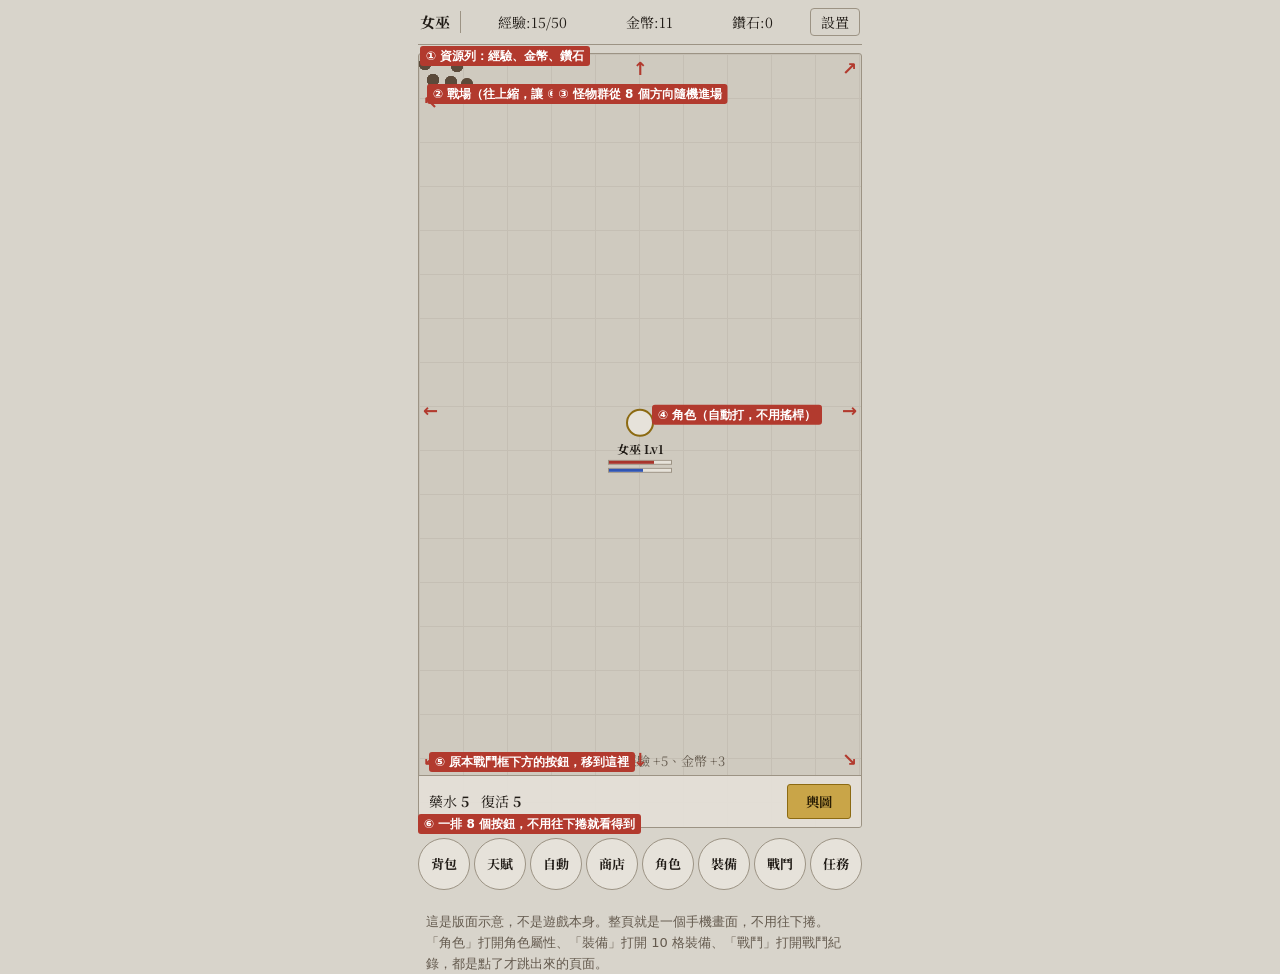
<file: ui_battle_layout.html>
<!DOCTYPE html>
<html lang="zh-Hant">
<head>
<meta charset="utf-8">
<meta name="viewport" content="width=device-width, initial-scale=1, viewport-fit=cover">
<!-- 2026-10-06 Gary 認可的戰場版面示意（Artifact：https://claude.ai/artifact/RTmgZHHaNkzr7pFyqueetF） -->
<title>POEEE 戰場版面</title>
<style>
/* 版面：直式手機一整面戰場，資源列在上、按鈕列貼在戰場下緣；往下捲才是選單、屬性、裝備 */
:root{
  --bg:#D8D4CB; --panel:#E6E2DA; --field:#CFCABF; --line:#9C9384; --ink:#211C17; --soft:#645A4E;
  --gold:#8C6A12; --goldBg:#C9A548; --life:#A8352C; --mana:#2F55B5; --mon:#5B4A3A; --tag:#B23A2E;
  --serif:"Noto Serif TC","Songti TC","PMingLiU",serif;
}
@media (prefers-color-scheme: dark){:root:not([data-theme="light"]){
  --bg:#16181B; --panel:#1F2226; --field:#1A1C1F; --line:#55575B; --ink:#E7E3DA; --soft:#9A968D;
  --gold:#E2C26A; --goldBg:#B8963E; --life:#C23A30; --mana:#3A64D8; --mon:#B9A58C; --tag:#E0725F; color-scheme:dark}}
:root[data-theme="dark"]{
  --bg:#16181B; --panel:#1F2226; --field:#1A1C1F; --line:#55575B; --ink:#E7E3DA; --soft:#9A968D;
  --gold:#E2C26A; --goldBg:#B8963E; --life:#C23A30; --mana:#3A64D8; --mon:#B9A58C; --tag:#E0725F; color-scheme:dark}
</style>
<link href="https://fonts.googleapis.com/css2?family=Noto+Serif+TC:wght@500;700;900&display=swap" rel="stylesheet">
<style>
html,body{height:100%}
body{background:var(--bg);color:var(--ink);font-family:var(--serif);font-size:15px;line-height:1.45}
*{box-sizing:border-box}
.screen{height:100%;max-width:460px;margin:0 auto;padding-inline:8px;display:flex;flex-direction:column}
.tag{position:absolute;z-index:3;background:var(--tag);color:#fff;font:700 12px/1 system-ui,sans-serif;padding:4px 6px;border-radius:3px;white-space:nowrap}

/* ① 資源列 */
.top{position:relative;display:grid;grid-template-columns:auto 1fr auto;align-items:center;gap:8px;padding:8px 2px;border-bottom:1px solid var(--line)}
.top .name{font-weight:700;padding-right:10px;border-right:1px solid var(--line)}
.top .res{display:flex;justify-content:space-around;font-size:14px;font-variant-numeric:tabular-nums}
.rect{border:1px solid var(--line);border-radius:4px;padding:3px 10px;font-size:14px;background:none;color:var(--ink);font-family:inherit}
.top .tag{left:2px;top:calc(100% + 2px)}

/* ② 戰場：吃掉剩下的整個螢幕高度 */
.field{position:relative;flex:1;min-height:0;margin-top:8px;border:1px solid var(--line);border-radius:3px;background:var(--field);overflow:hidden}
.field::before{content:"";position:absolute;inset:0;background-image:linear-gradient(var(--line) 1px,transparent 1px),linear-gradient(90deg,var(--line) 1px,transparent 1px);background-size:44px 44px;opacity:.18}
.field>.tag{left:8px;top:30px}

/* ④ 角色：在場中間，自己打、不用搖桿 */
.hero{position:absolute;left:50%;top:50%;transform:translate(-50%,-50%);display:grid;justify-items:center;gap:3px;z-index:2}
.hero .body{width:28px;height:28px;border-radius:50%;background:var(--panel);border:2px solid var(--gold)}
.hero .nm{font-size:12px;font-weight:700}
.bar{width:64px;height:5px;background:var(--panel);border:1px solid var(--line)}
.bar i{display:block;height:100%}
.hp i{width:72%;background:var(--life)} .mp i{width:55%;background:var(--mana)}
.hero .tag{left:44px;top:-4px}

/* ③ 怪物群：從框外進場 */
.pack{position:absolute;width:56px;height:40px;z-index:1}
.pack i{position:absolute;width:12px;height:12px;border-radius:50%;background:var(--mon)}
.pack i:nth-child(1){left:0;top:4px}.pack i:nth-child(2){left:16px;top:0}.pack i:nth-child(3){left:32px;top:6px}
.pack i:nth-child(4){left:8px;top:20px}.pack i:nth-child(5){left:26px;top:22px}.pack i:nth-child(6){left:42px;top:24px}
.p1{animation:in1 7s linear infinite}.p2{animation:in2 8s linear infinite -2s}.p3{animation:in3 6.5s linear infinite -4s}
.p4{animation:in4 9s linear infinite -1s}.p5{animation:in5 7.5s linear infinite -5s}.p6{animation:in6 8.5s linear infinite -3s}
@keyframes in1{from{left:-60px;top:-50px}to{left:30%;top:34%}}      /* 左上 */
@keyframes in2{from{left:100%;top:46%}to{left:58%;top:46%}}          /* 右 */
@keyframes in3{from{left:100%;top:100%}to{left:56%;top:58%}}         /* 右下 */
@keyframes in4{from{left:44%;top:-50px}to{left:44%;top:30%}}         /* 上 */
@keyframes in5{from{left:-60px;top:100%}to{left:28%;top:58%}}        /* 左下 */
@keyframes in6{from{left:-60px;top:48%}to{left:26%;top:48%}}         /* 左 */
@media (prefers-reduced-motion:reduce){.pack{animation:none}.p1{left:8%;top:14%}.p2{left:76%;top:46%}.p3{left:70%;top:72%}.p4{left:44%;top:8%}.p5{left:10%;top:74%}.p6{left:6%;top:46%}}
.spawn{position:absolute;z-index:3;font:700 18px/1 system-ui,sans-serif;color:var(--tag)}
.d-l{left:4px;top:45%}.d-lt{left:4px;top:40px}.d-t{left:50%;top:6px;transform:translateX(-50%)}.d-rt{right:4px;top:6px}
.d-r{right:4px;top:45%}.d-rb{right:4px;bottom:58px}.d-b{left:50%;bottom:58px;transform:translateX(-50%)}.d-lb{left:4px;bottom:58px}
.d-note{left:50%;top:30px;transform:translateX(-50%);font-size:12px;white-space:nowrap;background:var(--tag);color:#fff;padding:4px 6px;border-radius:3px}

/* 戰利品文字 */
.feed{position:absolute;left:0;right:0;bottom:56px;text-align:center;font-size:13px;color:var(--soft);z-index:2}

/* ⑤ 按鈕列：貼在戰場下緣 */
.ctrl{position:absolute;left:0;right:0;bottom:0;display:flex;justify-content:space-between;align-items:center;gap:8px;padding:8px 10px calc(8px + env(safe-area-inset-bottom,0px));background:color-mix(in srgb,var(--panel) 88%,transparent);border-top:1px solid var(--line);z-index:2}
.items{display:flex;gap:12px;font-size:14px;font-variant-numeric:tabular-nums}
.btn{font-family:inherit;font-weight:700;border-radius:3px;padding:7px 18px;background:var(--goldBg);border:1px solid var(--gold);color:#2a1e05}
.ctrl .tag{left:10px;top:-24px}

.nav{position:relative;display:grid;grid-template-columns:repeat(8,1fr);gap:4px;padding:10px 0 calc(10px + env(safe-area-inset-bottom,0px))}
.nav .round{width:100%;aspect-ratio:1;max-width:52px;justify-self:center;font-size:13px;border-width:1.5px}
.nav .tag{left:0;top:-14px}
/* 舊的往下捲區已取消 */
.below{max-width:460px;margin:0 auto;padding:16px 8px 32px;position:relative}
.below .tag{position:static;display:inline-block;margin-bottom:8px}
.rounds{display:flex;gap:10px;flex-wrap:wrap}
.round{border-radius:50%;border:2px solid var(--line);display:grid;place-items:center;font-weight:700;background:var(--panel)}
.box{margin-top:12px;border:1px dashed var(--line);border-radius:3px;padding:14px;color:var(--soft);font-size:14px}
.note{max-width:460px;margin:12px auto 24px;padding-inline:16px;font-family:system-ui,sans-serif;font-size:13px;color:var(--soft);line-height:1.6}
</style>

</head>
<body style="margin:0">
<div class="screen">
  <div class="top">
    <span class="name">女巫</span>
    <span class="res"><span>經驗:15/50</span><span>金幣:11</span><span>鑽石:0</span></span>
    <button class="rect" type="button">設置</button>
    <span class="tag">① 資源列：經驗、金幣、鑽石</span>
  </div>

  <div class="field">
    <span class="tag">② 戰場（往上縮，讓 ⑥ 不用往下捲就看得到）</span>
    <span class="spawn d-l">←</span><span class="spawn d-lt">↖</span><span class="spawn d-t">↑</span><span class="spawn d-rt">↗</span>
    <span class="spawn d-r">→</span><span class="spawn d-rb">↘</span><span class="spawn d-b">↓</span><span class="spawn d-lb">↙</span>
    <span class="spawn d-note">③ 怪物群從 8 個方向隨機進場</span>

    <div class="pack p1"><i></i><i></i><i></i><i></i><i></i><i></i></div>
    <div class="pack p2"><i></i><i></i><i></i><i></i><i></i></div>
    <div class="pack p3"><i></i><i></i><i></i><i></i><i></i><i></i></div>
    <div class="pack p4"><i></i><i></i><i></i><i></i></div>
    <div class="pack p5"><i></i><i></i><i></i><i></i><i></i></div>
    <div class="pack p6"><i></i><i></i><i></i><i></i></div>

    <div class="hero">
      <span class="tag">④ 角色（自動打，不用搖桿）</span>
      <span class="body"></span>
      <span class="nm">女巫 Lv1</span>
      <span class="bar hp"><i></i></span>
      <span class="bar mp"><i></i></span>
    </div>

    <div class="feed">擊倒 腐屍，經驗 +5、金幣 +3</div>

    <div class="ctrl">
      <span class="tag">⑤ 原本戰鬥框下方的按鈕，移到這裡</span>
      <div class="items"><span>藥水 <b>5</b></span><span>復活 <b>5</b></span></div>
      <button class="btn" type="button">輿圖</button>
    </div>
  </div>

  <div class="nav">
    <span class="tag">⑥ 一排 8 個按鈕，不用往下捲就看得到</span>
    <span class="round">背包</span><span class="round">天賦</span><span class="round">自動</span><span class="round">商店</span>
    <span class="round">角色</span><span class="round">裝備</span><span class="round">戰鬥</span><span class="round">任務</span>
  </div>
</div>
<p class="note">這是版面示意，不是遊戲本身。整頁就是一個手機畫面，不用往下捲。<br>「角色」打開角色屬性、「裝備」打開 10 格裝備、「戰鬥」打開戰鬥紀錄，都是點了才跳出來的頁面。</p>

</body>
</html>
</file>
<file: style.css>
/* 顏色沿用介面樣板 ui_10051618.html；主畫面版面照 ui_battle_layout.html（一頁不捲動） */
:root{
  --mana:#2F55B5;
  --bg:#D8D4CB; --panel:#E6E2DA; --line:#9C9384; --ink:#211C17; --soft:#645A4E;
  --btn:#CFC9BE; --btnInk:#211C17; --gold:#8C6A12; --goldBg:#C9A548;
  --life:#A8352C; --exp:#8C6A12;
  --n:#4F483F; --m:#2F55B5; --r:#8C6A00; --u:#A0501C; --ok:#2E7D32;
}
@media (prefers-color-scheme: dark){
  :root:not([data-theme="light"]){
    --bg:#16181B; --panel:#1F2226; --line:#55575B; --ink:#E7E3DA; --soft:#9A968D;
    --btn:#DCDAD5; --btnInk:#1A1A1A; --gold:#E2C26A; --goldBg:#B8963E;
    --life:#C23A30; --exp:#C9A04A;
    --n:#D9D5CC; --m:#8FA8F2; --r:#EBCB5C; --u:#E0925A; --ok:#5BD15F;
  }
}
:root[data-theme="dark"]{
  --bg:#16181B; --panel:#1F2226; --line:#55575B; --ink:#E7E3DA; --soft:#9A968D;
  --btn:#DCDAD5; --btnInk:#1A1A1A; --gold:#E2C26A; --goldBg:#B8963E;
  --life:#C23A30; --exp:#C9A04A;
  --n:#D9D5CC; --m:#8FA8F2; --r:#EBCB5C; --u:#E0925A; --ok:#5BD15F;
}
:root{box-sizing:border-box;padding-top:env(safe-area-inset-top,0px);padding-bottom:env(safe-area-inset-bottom,0px)}
*,*::before,*::after{box-sizing:inherit;margin:0;padding:0}
body{background:var(--bg);color:var(--ink);font-family:"Noto Serif TC","Songti TC","PMingLiU",serif;font-size:15px;line-height:1.45}
button{font:inherit;color:inherit;cursor:pointer;background:none;border:0}
button:focus-visible{outline:2px solid var(--gold);outline-offset:2px}
.app{max-width:460px;margin:0 auto;padding:0 8px 16px}
.m{color:var(--m)} .r{color:var(--r)} .u{color:var(--u)}
.num{font-variant-numeric:tabular-nums}

/* 頂部資源列 */
.top{display:grid;grid-template-columns:auto 1fr auto;align-items:center;border-bottom:1px solid var(--line);padding:8px 2px;position:sticky;top:env(safe-area-inset-top,0px);background:var(--bg);z-index:5;gap:8px}
.top .name{padding-right:10px;border-right:1px solid var(--line);font-weight:700}
.top .res{display:flex;justify-content:space-around;font-size:14px}
.rect{border:1px solid var(--line);border-radius:4px;padding:3px 10px;font-size:14px}

/* 面板 */
.panel{border:1px solid var(--line);border-radius:3px;margin-top:8px;padding:10px;position:relative;background:var(--panel)}
.panel::before,.panel::after{content:"";position:absolute;width:10px;height:10px;border:1px solid var(--line)}
.panel::before{top:3px;left:3px;border-right:0;border-bottom:0}
.panel::after{bottom:3px;right:3px;border-left:0;border-top:0}
.title{display:flex;align-items:center;gap:8px;justify-content:center;margin:14px 0 2px;font-size:15px;letter-spacing:.15em}
.title::before,.title::after{content:"";flex:0 1 90px;height:1px;background:linear-gradient(90deg,transparent,var(--line))}
.title::after{background:linear-gradient(270deg,transparent,var(--line))}
.title span::before,.title span::after{content:"◇";color:var(--soft);font-size:11px;margin:0 6px}

/* 戰鬥區：左邊角色 1 格，右邊怪物 6 格 */
.field{display:grid;grid-template-columns:38% 1fr;gap:8px;align-items:start}
.unit{border:1px solid var(--line);border-radius:3px;padding:3px;text-align:center;font-size:13px;background:var(--bg)}
.unit .nm{font-weight:700;white-space:nowrap;overflow:hidden;text-overflow:ellipsis}
.unit small{display:block;font-size:11px;color:var(--soft)}
.unit.empty{border-style:dashed;background:transparent;color:var(--soft);display:grid;place-items:center;min-height:52px;font-size:12px}
.hero{padding:6px 4px}
.monsters{display:grid;grid-template-columns:repeat(3,1fr);gap:5px}
.monsters .unit{min-height:52px;font-size:12px}
.hpb{position:relative;height:16px;background:var(--panel);border:1px solid var(--line);margin-top:2px}
.hpb i{position:absolute;inset:0 auto 0 0;background:var(--life);transition:width .2s}
.hpb span{position:relative;font-size:12px;line-height:14px;color:#fff;text-shadow:0 0 2px #000}
.feed{height:62px;overflow:hidden;text-align:center;font-size:13px;margin:6px 0;color:var(--soft)}
.ctrl{display:flex;justify-content:space-between;gap:8px;align-items:center;margin-top:8px}
.ctrl .btn{min-width:120px}
.btn{background:var(--btn);color:var(--btnInk);border-radius:3px;padding:7px 10px;font-weight:700;text-align:center}
.btn.gold{background:var(--goldBg);color:#2a1e05;border:1px solid var(--gold)}
.btn.line{background:transparent;color:var(--ink);border:1px solid var(--line)}
.btn:disabled,.btn.soon{opacity:.4}
.btn:disabled{cursor:default}
.items{display:flex;flex-direction:column;font-size:13px;line-height:1.5}

/* 圓形選單 */
.rounds{display:flex;gap:10px;margin-top:12px;flex-wrap:wrap}
.round{width:64px;height:64px;border-radius:50%;border:2px solid var(--line);box-shadow:inset 0 0 0 3px var(--bg),inset 0 0 0 4px var(--line);font-size:17px;font-weight:700;background:var(--panel)}
.round:disabled{opacity:.45;cursor:default}

/* 屬性 */
.stats{display:grid;grid-template-columns:1fr 1fr;gap:2px 16px;font-size:15px}
.stats div{display:flex;justify-content:space-between;border-bottom:1px dotted var(--line);padding:2px 0}
.stats span:first-child{color:var(--soft)}

/* 裝備紙娃娃 */
.doll{display:grid;grid-template-columns:repeat(3,1fr);gap:14px 6px;padding:10px 0}
.slot{display:grid;place-items:center;height:78px;position:relative}
.slot::before{content:"";position:absolute;width:56px;height:56px;border:1px solid var(--line);transform:rotate(45deg);background:var(--bg)}
.slot b{position:relative;font-size:13px;line-height:1.2;text-align:center;color:var(--soft);font-weight:500}

.bottom{display:flex;gap:8px;margin-top:12px}
.bottom .btn{flex:1}
.hint{font-size:12px;color:var(--soft);margin-top:8px}

/* 出錯提示（src/errors.js） */
.errbox{position:sticky;top:0;z-index:50;background:#8B1E16;color:#fff;padding:10px 12px;font:14px/1.5 system-ui,sans-serif;white-space:pre-wrap}

/* 選角畫面（src/select.js） */
[hidden]{display:none!important}
.select{padding-top:24px}
#classList{display:flex;flex-direction:column;gap:12px;margin-top:12px}
.classCard{display:flex;flex-direction:column;gap:4px;text-align:left;border:1px solid var(--line);border-radius:4px;padding:14px;background:var(--panel)}
.classCard b{font-size:20px}
.classCard .hint{margin:0;font-size:14px}
.classStats{font-size:14px}
.classCard.picked{border:2px solid var(--gold);padding:13px;box-shadow:0 0 0 2px var(--goldBg) inset}
.startBtn{display:block;width:100%;margin-top:16px;padding:12px;font-size:17px}
.unit .nm .lvTag{display:inline;font-size:10px;color:var(--soft);font-weight:500}
.unit.mon.target{border:2px solid var(--gold);padding:2px}
#battle{touch-action:manipulation;-webkit-tap-highlight-color:transparent;cursor:pointer;user-select:none;-webkit-user-select:none} /* 狂點不會放大、不會選到字 */

/* 彈出頁（自動規則等） */
.sheet{position:fixed;inset:0;background:rgba(0,0,0,.55);display:flex;align-items:flex-end;justify-content:center;z-index:20}
.box{background:var(--panel);border:1px solid var(--line);border-bottom:0;width:100%;max-width:460px;max-height:85%;overflow:auto;padding:14px 14px calc(14px + env(safe-area-inset-bottom,0px));border-radius:8px 8px 0 0}
.box h3{font-size:18px;margin-bottom:10px}
.acts{display:flex;gap:8px;margin-top:12px}
.autoRow{display:flex;align-items:center;gap:6px;font-size:16px}
.autoRow input{width:56px;font:inherit;font-size:16px;text-align:center;padding:6px;border:1px solid var(--line);border-radius:4px;background:var(--bg);color:var(--ink)}
.hpb.mpb i{background:var(--mana)} /* 魔力條（藍） */
@media (prefers-color-scheme: dark){:root:not([data-theme="light"]){--mana:#3A64D8}}
:root[data-theme="dark"]{--mana:#3A64D8}

/* ── 一頁不捲動的主畫面（#9） ── */
html,body{height:100%}
.game{height:100%;display:flex;flex-direction:column;padding-bottom:0}
.game .top{position:static}
.arena{position:relative;flex:1;min-height:0;margin-top:8px;border:1px solid var(--line);border-radius:3px;background:var(--panel);padding:10px 10px 60px;overflow:hidden}
.arena .feed{height:auto;max-height:62px}
.arena .ctrl{position:absolute;left:0;right:0;bottom:0;margin:0;padding:8px 10px;border-top:1px solid var(--line);background:var(--bg)}
.arena .items{flex-direction:row;gap:12px;font-size:14px}
.nav{display:grid;grid-template-columns:repeat(8,1fr);gap:4px;padding:10px 0}
.nav .round{width:100%;height:auto;aspect-ratio:1;max-width:52px;justify-self:center;font-size:13px;border-width:1.5px;box-shadow:none}
.box .doll{padding:4px 0}

/* ── 2D 戰場（#10～#12） ── */
:root{--mon:#5B4A3A}
@media (prefers-color-scheme: dark){:root:not([data-theme="light"]){--mon:#B9A58C}}
:root[data-theme="dark"]{--mon:#B9A58C}
.arena{padding:0}
#arenaCanvas{position:absolute;inset:0;display:block}
.heroTag{position:absolute;left:50%;top:50%;transform:translate(-50%,18px);width:92px;text-align:center;font-size:12px;pointer-events:none;z-index:2}
.heroTag .nm{font-weight:700;white-space:nowrap}
.heroTag .lvTag{font-size:10px;color:var(--soft);font-weight:500}
.heroTag .hpb{height:12px}
.heroTag .hpb span{font-size:10px;line-height:10px}
.arena .feed{position:absolute;left:0;right:0;bottom:92px;margin:0;text-align:center;pointer-events:none;z-index:2;text-shadow:0 0 3px var(--bg)}
.arena .ctrl{z-index:3}

/* 技能列（#14）：貼在按鈕列上面 */
.skillbar{position:absolute;left:0;right:0;bottom:52px;display:flex;gap:6px;justify-content:center;padding:4px 8px;z-index:3;pointer-events:none}
.skill{display:flex;flex-direction:column;align-items:center;min-width:76px;padding:3px 8px;border:1px solid var(--line);border-radius:4px;background:var(--bg);font-size:13px;font-weight:700;line-height:1.2;transition:background .15s}
.skill small{font-size:10px;font-weight:500;color:var(--soft)}
.skill.lit{background:var(--goldBg);color:#2a1e05;border-color:var(--gold)}
.skill.lit small{color:#2a1e05}
.skill.poor{opacity:.5}
.skill.off{opacity:.3;text-decoration:line-through}

/* 瘟疫（混沌）紫色（#15） */
:root{--chaos:#7A3FA8}
@media (prefers-color-scheme: dark){:root:not([data-theme="light"]){--chaos:#B57BE0}}
:root[data-theme="dark"]{--chaos:#B57BE0}

/* 技能與輔助寶石（#16，在「角色」頁） */
.box h3.sub{margin-top:16px}
.skillRow{border-top:1px solid var(--line);padding:8px 0}
.skillHead{display:flex;align-items:baseline;gap:8px}
.skillHead small{font-size:11px;color:var(--soft)}
.socks{display:grid;grid-template-columns:1fr 1fr;gap:6px;margin-top:6px}
.sock{border:1px dashed var(--line);border-radius:4px;padding:8px 6px;font-size:14px;color:var(--soft);min-height:40px}
.sock.filled{border-style:solid;color:var(--ink);border-color:var(--m);font-weight:700}
.sock.on{outline:2px solid var(--gold)}
.picker{display:flex;flex-direction:column;gap:6px;margin-top:6px}
.pick{text-align:left;border:1px solid var(--line);border-radius:4px;padding:8px;background:var(--bg);display:flex;flex-direction:column;gap:2px}
.pick span{font-size:12px;color:var(--soft)}
.pick em{font-size:12px;font-style:normal;color:var(--life)}
.pick:disabled{opacity:.55}
.pick.out{color:var(--life);font-weight:700}

/* 「自動」頁的技能設定（#17） */
.ruleRow{display:flex;flex-direction:column;gap:6px;border-top:1px solid var(--line);padding:8px 0}
.ruleOn{display:flex;align-items:center;gap:8px;font-weight:700;font-size:16px}
.ruleOn input{width:22px;height:22px;accent-color:var(--gold)}
.autoRow.small{font-size:15px;padding-left:30px}

/* ── 死亡畫面（#19） ── */
.deathScreen{position:absolute;inset:0;z-index:5;display:flex;flex-direction:column;align-items:center;justify-content:center;gap:10px;background:rgba(0,0,0,.6);color:#F2EEE6;text-align:center;padding:16px}
.deathScreen[hidden]{display:none}
.deathScreen .dTitle{font-size:24px;font-weight:900;margin:0}
.deathScreen .hint{color:#D8D2C6;margin:0}
.deathScreen .btn{min-width:160px;font-size:16px;padding:10px 14px}

/* ── 背包（第 2 階段 #3）：稀有度顏色跟 POE2 一樣（普通白、魔法藍、稀有黃） ── */
:root{--normal:#3A342C;--magic:#3550B8;--rare:#8A6A00}
@media (prefers-color-scheme: dark){:root:not([data-theme="light"]){--normal:#E6E1D8;--magic:#8888FF;--rare:#FFFF77}}
:root[data-theme="dark"]{--normal:#E6E1D8;--magic:#8888FF;--rare:#FFFF77}
.bagItem{display:flex;flex-direction:column;gap:2px;padding:8px 0;border-bottom:1px solid var(--line)}
.bagItem b{font-size:15px}
.bagItem small{font-size:12px;color:var(--soft)}
.bagItem.normal b{color:var(--normal)}
.bagItem.magic b{color:var(--magic)}
.bagItem.rare b{color:var(--rare)}
.bagItem{cursor:pointer}
.bagItem .mods{list-style:none;margin:6px 0 2px;padding:6px 8px;border:1px solid var(--line);border-radius:3px;font-size:13px;line-height:1.6;color:var(--magic)}
.bagItem .mods .imp{color:var(--soft)}
.bagItem .mods .sep{border-top:1px solid var(--line);margin:4px 0;height:0}
.bagItem .mods em{font-style:normal;font-size:11px;color:var(--soft);margin-left:4px}
</file>
